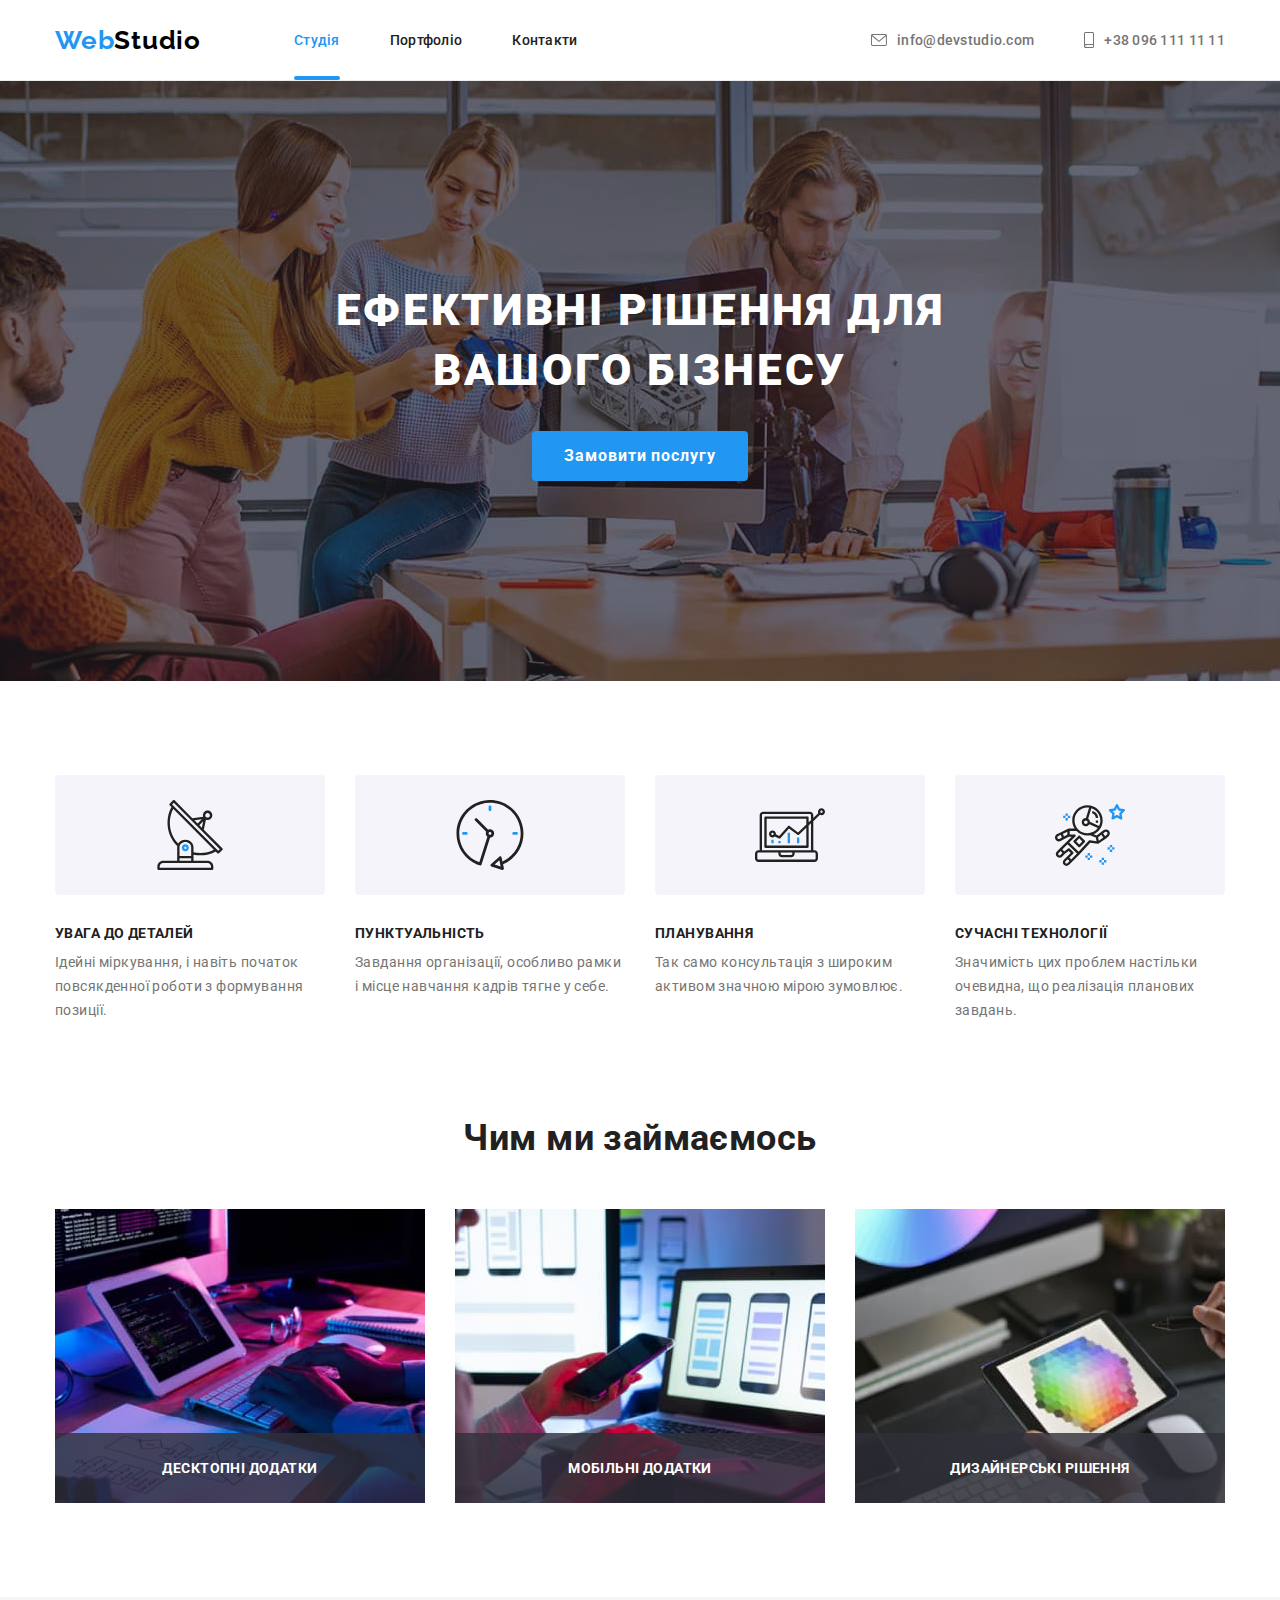
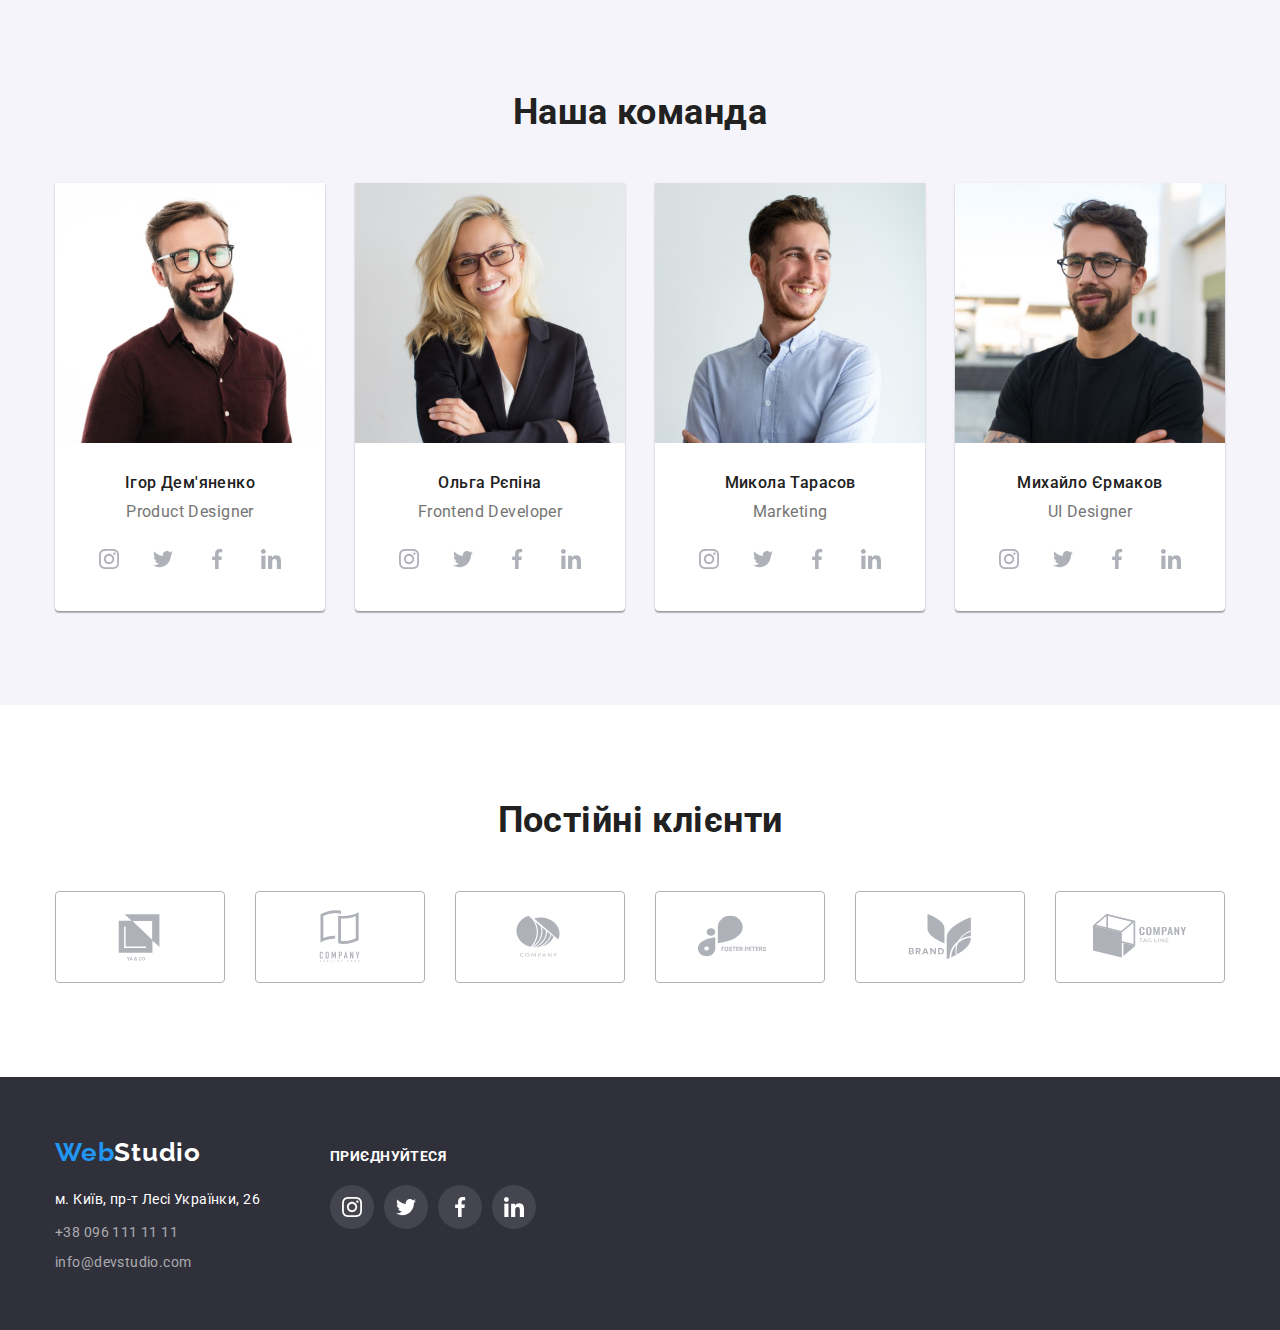
<file: index.html>
<!DOCTYPE html>
<html lang="uk">
  <head>
    <meta charset="UTF-8" />
    <meta http-equiv="X-UA-Compatible" content="IE=edge" />
    <meta name="viewport" content="width=device-width, initial-scale=1.0" />

    <link rel="preconnect" href="https://fonts.googleapis.com" />
    <link rel="preconnect" href="https://fonts.gstatic.com" crossorigin />
    <link
      href="https://fonts.googleapis.com/css2?family=Raleway:wght@700&family=Roboto:wght@400;500;700;900&display=swap"
      rel="stylesheet"
    />
    <link
      rel="stylesheet"
      href="https://cdnjs.cloudflare.com/ajax/libs/modern-normalize/1.1.0/modern-normalize.min.css"
    />
    <link rel="stylesheet" href="./css/style.css" />
    <title>WebStudio</title>
  </head>
  <body>
    <!--HEADER-->

    <header class="header">
      <div class="container logo-flex">
        <a href="./index.html" class="logo"><span>Web</span>Studio</a>
        <nav class="nav">
          <ul class="menu li-style">
            <li class="nav-menu">
              <a class="menu-link line focus-color" href="./index.html">Студія</a>
            </li>
            <li class="nav-menu">
              <a class="menu-link title accent" href="./portfolio.html">Портфоліо</a>
            </li>
            <li class="nav-menu">
              <a class="menu-link title accent" href="">Контакти</a>
            </li>
          </ul>
        </nav>

        <ul class="menu-contact li-style">
          <li class="contact-item icon-envelope">
            <a class="menu-link primary accent" href="mailto:info@devstudio.com">
              <svg class="mail-icon" width="16" height="12">
                <use href="./images/icons.svg#icon-envelope"></use>
              </svg>
              info@devstudio.com</a
            >
          </li>
          <li class="contact-item icon-phone">
            <a class="menu-link primary accent" href="tel:+380961111111">
              <svg class="mail-icon" width="10" height="16">
                <use href="./images/icons.svg#icon-smartphone"></use>
              </svg>
              +38 096 111 11 11</a
            >
          </li>
        </ul>
      </div>
    </header>

    <!--MAIN-->

    <main class="main">
      <section class="hero">
        <div class="container">
          <h1 class="hero-title text-focus-in">Ефективні рішення для вашого бізнесу</h1>
          <button class="btn border-btn heartbeat" type="button" data-modal-open>
            Замовити послугу
          </button>
        </div>
      </section>

      <section class="section">
        <div class="container">
          <h2 class="visually-hidden">Вигоди співпраці</h2>
          <ul class="advantages-box li-style">
            <li class="advantage-list">
              <div class="icon-container">
                <svg class="icon" width="70" height="70">
                  <use href="./images/icons.svg#icon-antenna"></use>
                </svg>
              </div>
              <h3 class="advantages-title">Увага до деталей</h3>
              <p class="advantage-item">
                Ідейні міркування, і навіть початок повсякденної роботи з формування позиції.
              </p>
            </li>
            <li class="advantage-list">
              <div class="icon-container">
                <svg class="icon" width="70" height="70">
                  <use href="./images/icons.svg#icon-clock"></use>
                </svg>
              </div>
              <h3 class="advantages-title">Пунктуальність</h3>
              <p class="advantage-item">
                Завдання організації, особливо рамки і місце навчання кадрів тягне у себе.
              </p>
            </li>
            <li class="advantage-list">
              <div class="icon-container">
                <svg class="icon" width="70" height="70">
                  <use href="./images/icons.svg#icon-diagram"></use>
                </svg>
              </div>
              <h3 class="advantages-title">Планування</h3>
              <p class="advantage-item">
                Так само консультація з широким активом значною мірою зумовлює.
              </p>
            </li>
            <li class="advantage-list">
              <div class="icon-container">
                <svg class="icon" width="70" height="70">
                  <use href="./images/icons.svg#icon-astronaut"></use>
                </svg>
              </div>
              <h3 class="advantages-title">Сучасні технології</h3>
              <p class="advantage-item">
                Значимість цих проблем настільки очевидна, що реалізація планових завдань.
              </p>
            </li>
          </ul>
        </div>
      </section>

      <section class="section no-padding">
        <div class="container">
          <h2 class="activity-title">Чим ми займаємось</h2>
          <ul class="activity-box li-style">
            <li class="activity-img">
              <img src="./images/box_1.jpg" width="370" alt="процес набору на клавіатурі" />

              <p class="decoration-text">Десктопні додатки</p>
            </li>
            <li class="activity-img">
              <img src="./images/box_2.jpg" width="370" alt="жінка з телефоном в руках" />

              <p class="decoration-text">Мобільні додатки</p>
            </li>
            <li class="activity-img">
              <img src="./images/box_3.jpg" width="370" alt="мужчина з планшетом в руках" />

              <p class="decoration-text">Дизайнерські рішення</p>
            </li>
          </ul>
        </div>
      </section>

      <section class="team section">
        <div class="container">
          <h2 class="team-title">Наша команда</h2>
          <ul class="team-box li-style">
            <li class="team-user">
              <img src="./images/worker_1.jpg" width="270" alt="Ігор Дем'яненко" />

              <div class="team-player">
                <h3 class="team-name">Ігор Дем'яненко</h3>
                <p class="user">Product Designer</p>

                <ul class="li-style socials">
                  <li class="icon-list">
                    <a class="social-link" href="https://instagram.com">
                      <svg class="icon" width="20" height="20">
                        <use href="./images/icons.svg#icon-instagram"></use>
                      </svg>
                    </a>
                  </li>

                  <li class="icon-list">
                    <a class="social-link" href="https://twitter.com">
                      <svg class="icon" width="20" height="20">
                        <use href="./images/icons.svg#icon-twitter"></use>
                      </svg>
                    </a>
                  </li>

                  <li class="icon-list">
                    <a class="social-link" href="https://www.facebook.com/">
                      <svg class="icon" width="20" height="20">
                        <use href="./images/icons.svg#icon-facebook"></use>
                      </svg>
                    </a>
                  </li>

                  <li class="icon-list">
                    <a class="social-link" href="https://www.linkedin.com/">
                      <svg class="icon" width="20" height="20">
                        <use href="./images/icons.svg#icon-linkedin"></use>
                      </svg>
                    </a>
                  </li>
                </ul>
              </div>
            </li>
            <li class="team-user">
              <img src="./images/worker_2.jpg" width="270" alt="Ольга Рєпіна" />

              <div class="team-player">
                <h3 class="team-name">Ольга Рєпіна</h3>
                <p class="user">Frontend Developer</p>

                <ul class="li-style socials">
                  <li class="icon-list">
                    <a class="social-link" href="https://instagram.com">
                      <svg class="icon" width="20" height="20">
                        <use href="./images/icons.svg#icon-instagram"></use>
                      </svg>
                    </a>
                  </li>

                  <li class="icon-list">
                    <a class="social-link" href="https://twitter.com">
                      <svg class="icon" width="20" height="20">
                        <use href="./images/icons.svg#icon-twitter"></use>
                      </svg>
                    </a>
                  </li>

                  <li class="icon-list">
                    <a class="social-link" href="https://www.facebook.com/">
                      <svg class="icon" width="20" height="20">
                        <use href="./images/icons.svg#icon-facebook"></use>
                      </svg>
                    </a>
                  </li>

                  <li class="icon-list">
                    <a class="social-link" href="https://www.linkedin.com/">
                      <svg class="icon" width="20" height="20">
                        <use href="./images/icons.svg#icon-linkedin"></use>
                      </svg>
                    </a>
                  </li>
                </ul>
              </div>
            </li>
            <li class="team-user">
              <img src="./images/worker_3.jpg" width="270" alt="Микола Тарасов" />

              <div class="team-player">
                <h3 class="team-name">Микола Тарасов</h3>
                <p class="user">Marketing</p>

                <ul class="li-style socials">
                  <li class="icon-list">
                    <a class="social-link" href="https://instagram.com">
                      <svg class="icon" width="20" height="20">
                        <use href="./images/icons.svg#icon-instagram"></use>
                      </svg>
                    </a>
                  </li>

                  <li class="icon-list">
                    <a class="social-link" href="https://twitter.com">
                      <svg class="icon" width="20" height="20">
                        <use href="./images/icons.svg#icon-twitter"></use>
                      </svg>
                    </a>
                  </li>

                  <li class="icon-list">
                    <a class="social-link" href="https://www.facebook.com/">
                      <svg class="icon" width="20" height="20">
                        <use href="./images/icons.svg#icon-facebook"></use>
                      </svg>
                    </a>
                  </li>

                  <li class="icon-list">
                    <a class="social-link" href="https://www.linkedin.com/">
                      <svg class="icon" width="20" height="20">
                        <use href="./images/icons.svg#icon-linkedin"></use>
                      </svg>
                    </a>
                  </li>
                </ul>
              </div>
            </li>
            <li class="team-user">
              <img src="./images/worker_4.jpg" width="270" alt="Михайло Єрмаков" />

              <div class="team-player">
                <h3 class="team-name">Михайло Єрмаков</h3>
                <p class="user">UI Designer</p>

                <ul class="li-style socials">
                  <li class="icon-list">
                    <a class="social-link" href="https://instagram.com">
                      <svg class="icon" width="20" height="20">
                        <use href="./images/icons.svg#icon-instagram"></use>
                      </svg>
                    </a>
                  </li>

                  <li class="icon-list">
                    <a class="social-link" href="https://twitter.com">
                      <svg class="icon" width="20" height="20">
                        <use href="./images/icons.svg#icon-twitter"></use>
                      </svg>
                    </a>
                  </li>

                  <li class="icon-list">
                    <a class="social-link" href="https://www.facebook.com/">
                      <svg class="icon" width="20" height="20">
                        <use href="./images/icons.svg#icon-facebook"></use>
                      </svg>
                    </a>
                  </li>

                  <li class="icon-list">
                    <a class="social-link" href="https://www.linkedin.com/">
                      <svg class="icon" width="20" height="20">
                        <use href="./images/icons.svg#icon-linkedin"></use>
                      </svg>
                    </a>
                  </li>
                </ul>
              </div>
            </li>
          </ul>
        </div>
      </section>

      <section class="section">
        <div class="container">
          <h2 class="clients-title">Постійні клієнти</h2>
          <ul class="clients-box li-style">
            <li class="clients-item">
              <a class="clients-link" href="https://yayaco.ca">
                <svg class="icon" width="106" height="60">
                  <use href="./images/icons.svg#icon-sponsor_1"></use>
                </svg>
              </a>
            </li>

            <li class="clients-item">
              <a class="clients-link" href="https://taglinegroup.com/">
                <svg class="icon" width="106" height="60">
                  <use href="./images/icons.svg#icon-sponsor_2"></use>
                </svg>
              </a>
            </li>

            <li class="clients-item">
              <a class="clients-link" href="https://www.companiesinc.com">
                <svg class="icon" width="106" height="60">
                  <use href="./images/icons.svg#icon-sponsor_3"></use>
                </svg>
              </a>
            </li>

            <li class="clients-item">
              <a class="clients-link" href="https://www.petersandfoster.com">
                <svg class="icon" width="106" height="60">
                  <use href="./images/icons.svg#icon-sponsor_4"></use>
                </svg>
              </a>
            </li>

            <li class="clients-item">
              <a class="clients-link" href="https://www.brandinc.com">
                <svg class="icon" width="106" height="60">
                  <use href="./images/icons.svg#icon-sponsor_5"></use>
                </svg>
              </a>
            </li>

            <li class="clients-item">
              <a class="clients-link" href="https://www.tagline.com.ph/">
                <svg class="icon" width="106" height="60">
                  <use href="./images/icons.svg#icon-sponsor_6"></use>
                </svg>
              </a>
            </li>
          </ul>
        </div>
      </section>
    </main>

    <!--FOOTER-->

    <footer class="footer">
      <div class="container cover">
        <div class="bottom-div">
          <a href="./index.html" class="logo footer-logo"><span>Web</span>Studio</a>
          <address class="address">
            <ul class="footer-menu-contact li-style">
              <li class="footer-item">
                <a
                  class="map-link accent"
                  href="https://goo.gl/maps/t5h1bYYrPLiD9W939"
                  target="_blank"
                >
                  м. Київ, пр-т Лесі Українки, 26</a
                >
              </li>
              <li class="footer-item">
                <a class="footer-link accent" href="tel:+380961111111">+38 096 111 11 11</a>
              </li>
              <li class="footer-item">
                <a class="footer-link accent" href="mailto:info@devstudio.com"
                  >info@devstudio.com</a
                >
              </li>
            </ul>
          </address>
        </div>
        <div class="subscribe">
          <p class="subscribe-title">Приєднуйтеся</p>
          <ul class="li-style socials">
            <li class="icon-list">
              <a class="social-link" href="https://instagram.com">
                <svg class="icons" width="20" height="20">
                  <use href="./images/icons.svg#icon-instagram"></use>
                </svg>
              </a>
            </li>

            <li class="icon-list">
              <a class="social-link" href="https://twitter.com">
                <svg class="icons" width="20" height="20">
                  <use href="./images/icons.svg#icon-twitter"></use>
                </svg>
              </a>
            </li>

            <li class="icon-list">
              <a class="social-link" href="https://www.facebook.com/">
                <svg class="icons" width="20" height="20">
                  <use href="./images/icons.svg#icon-facebook"></use>
                </svg>
              </a>
            </li>

            <li class="icon-list">
              <a class="social-link" href="https://www.linkedin.com/">
                <svg class="icons" width="20" height="20">
                  <use href="./images/icons.svg#icon-linkedin"></use>
                </svg>
              </a>
            </li>
          </ul>
        </div>
      </div>
    </footer>

    <!-- MODAL -->

    <div class="backdrop is-hidden" data-modal>
      <div class="modal">
        <button class="modal-btn" data-modal-close>
          <svg class="modal-icon" width="18" height="18">
            <use href="./images/icons.svg#icon-close"></use>
          </svg>
        </button>

        <p class="modal-name">Залиште свої дані, ми вам передзвонимо</p>
        <form class="group-cover">
          <div class="modal-group" role="group">
            <label for="name"
              >Ім'я
              <svg class="icon-modal" width="18" height="18">
                <use href="./images/icons.svg#icon-person-modal"></use>
              </svg>
              <input class="input-form" type="text" name="user_name" id="name" />
            </label>
            <label for="phone"
              >Телефон
              <svg class="icon-modal" width="18" height="18">
                <use href="./images/icons.svg#icon-ring-modal"></use>
              </svg>
              <input class="input-form" type="tel" name="user_phone" id="phone" />
            </label>
            <label for="email"
              >Пошта
              <svg class="icon-modal" width="18" height="18">
                <use href="./images/icons.svg#icon-envelope-modal"></use>
              </svg>
              <input class="input-form" type="email" name="user_email" id="email" />
            </label>

            <label for="comments"
              >Коментар
              <textarea
                name="comments"
                id="comments"
                rows="10"
                placeholder="Введіть текст"
              ></textarea>
            </label>
          </div>
          <div role="group">
            <label for="agreement"
              >Погоджуюся з розсилкою та приймаю <a href="">Умови договору </a>
              <input type="checkbox" name="agreement" value="agreement" />
            </label>
          </div>

          <button class="btn" type="submit">Відправити</button>
        </form>
      </div>
    </div>

    <script src="./modal.js" type="module"></script>
  </body>
</html>
</file>
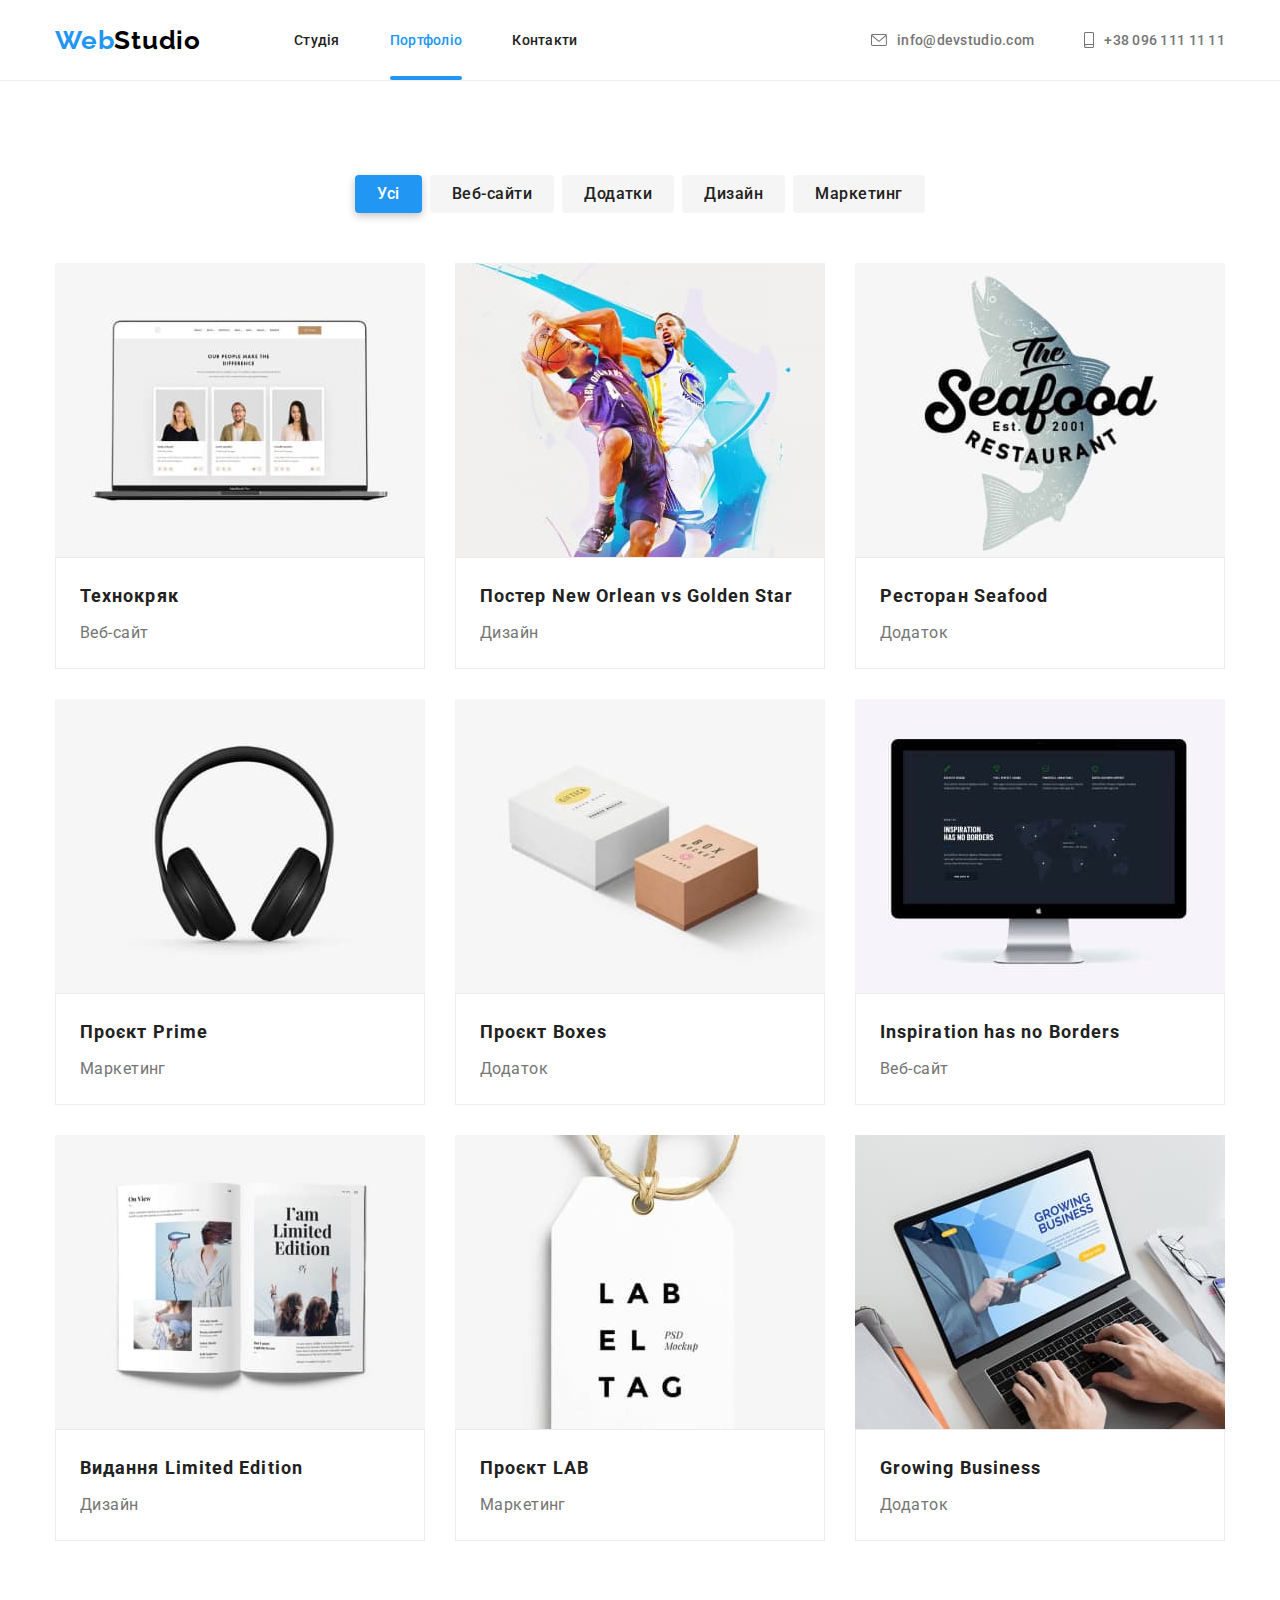
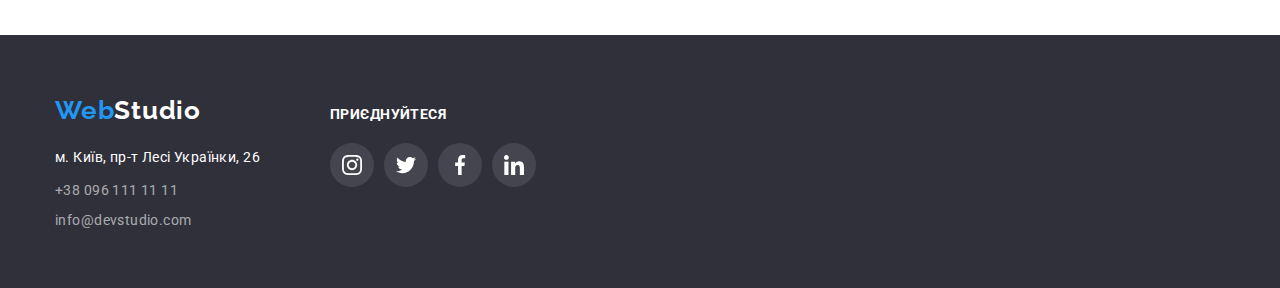
<file: portfolio.html>
<!DOCTYPE html>
<html lang="uk">
  <head>
    <meta charset="UTF-8" />
    <meta http-equiv="X-UA-Compatible" content="IE=edge" />
    <meta name="viewport" content="width=device-width, initial-scale=1.0" />

    <link rel="preconnect" href="https://fonts.googleapis.com" />
    <link rel="preconnect" href="https://fonts.gstatic.com" crossorigin />
    <link
      href="https://fonts.googleapis.com/css2?family=Raleway:wght@700&family=Roboto:wght@400;500;700;900&display=swap"
      rel="stylesheet"
    />
    <link
      rel="stylesheet"
      href="https://cdnjs.cloudflare.com/ajax/libs/modern-normalize/1.1.0/modern-normalize.min.css"
    />
    <link rel="stylesheet" href="./css/style.css" />
    <title>WebStudio-Portfolio</title>
  </head>
  <body>
    <!--HEADER-->

    <header class="header">
      <div class="container logo-flex">
        <a href="./index.html" class="logo"><span>Web</span>Studio</a>
        <nav class="nav">
          <ul class="menu li-style">
            <li class="nav-menu">
              <a class="menu-link title accent" href="./index.html">Студія</a>
            </li>
            <li class="nav-menu">
              <a class="menu-link line focus-color" href="./portfolio.html">Портфоліо</a>
            </li>
            <li class="nav-menu">
              <a class="menu-link title accent" href="">Контакти</a></li>
          </ul>
        </nav>

        <ul class="menu-contact li-style">
          <li class="contact-item icon-envelope">
            <a class="menu-link primary accent" href="mailto:info@devstudio.com">
              <svg class="mail-icon" width="16" height="12">
                <use href="./images/icons.svg#icon-envelope"></use>
              </svg>
              info@devstudio.com</a
            >
          </li>
          <li class="contact-item icon-phone">
            <a class="menu-link primary accent" href="tel:+380961111111">
              <svg class="mail-icon" width="10" height="16">
                <use href="./images/icons.svg#icon-smartphone"></use>
              </svg>
              +38 096 111 11 11</a
            >
          </li>
        </ul>
      </div>
    </header>

    <!-- MAIN -->
    <main>
      <section class="section-portfolio">
        <div class="container">
          <h1 class="visually-hidden">Portfolio</h1>

          <ul class="section-item li-style">
            <li class="section-list">
              <button class="btn-default section-btn border-btn" type="button">Усі</button>
            </li>
            <li class="section-list">
              <button class="section-btn border-btn" type="button">Веб-сайти</button>
            </li>
            <li class="section-list">
              <button class="section-btn border-btn" type="button">Додатки</button>
            </li>
            <li class="section-list">
              <button class="section-btn border-btn" type="button">Дизайн</button>
            </li>
            <li class="section-list">
              <button class="section-btn border-btn" type="button">Маркетинг</button>
            </li>
          </ul>

          <ul class="portfolio li-style">
            <li class="border-line">
              <a class="portfolio-link" href="">

                <div class="portfolio-cover">
                  <img class="img" src="./images/card_1.jpg" width="370" alt="лептоп з картками працівників" />
                

                <div class="overlay-portfolio">
                  <p class="overlay-text">Ресурс пропонує комплексні пропозиції з різним рівнем функціоналу та сервісів. Все це дозволить відвідувачу отримати вичерпні відомості про компанію чи приватну особу.</p>
                </div>
                </div>
                <div class="title-img">
                  <h2 class="portfolio-title">Технокряк</h2>
                  <p class="category">Веб-сайт</p>
                  
                </div>
              </a>
            </li>
            <li class="border-line">
              <a class="portfolio-link" href="">
                <img src="./images/card_2.jpg" width="370" alt="баскетболісти" />
                <div class="title-img">
                  <h2 class="portfolio-title">Постер New Orlean vs Golden Star</h2>
                  <p class="category">Дизайн</p>
                </div>
              </a>
            </li>
            <li class="border-line">
              <a class="portfolio-link" href="">
                <img src="./images/card_3.jpg" width="370" alt="логотип ресторану" />
                <div class="title-img">
                  <h2 class="portfolio-title">Ресторан Seafood</h2>
                  <p class="category">Додаток</p>
                </div>
              </a>
            </li>
            <li class="border-line">
              <a class="portfolio-link" href="">
                <img src="./images/card_4.jpg" width="370" alt="навушники" />
                <div class="title-img">
                  <h2 class="portfolio-title">Проєкт Prime</h2>
                  <p class="category">Маркетинг</p>
                </div>
              </a>
            </li>
            <li class="border-line">
              <a class="portfolio-link" href="">
                <img src="./images/card_5.jpg" width="370" alt="картонні коробки" />
                <div class="title-img">
                  <h2 class="portfolio-title">Проєкт Boxes</h2>
                  <p class="category">Додаток</p>
                </div>
              </a>
            </li>
            <li class="border-line">
              <a class="portfolio-link" href="">
                <img src="./images/card_6.jpg" width="370" alt="монітор" />
                <div class="title-img">
                  <h2 class="portfolio-title">Inspiration has no Borders</h2>
                  <p class="category">Веб-сайт</p>
                </div>
              </a>
            </li>
            <li class="border-line">
              <a class="portfolio-link" href="">
                <img src="./images/card_7.jpg" width="370" alt="журнал" />
                <div class="title-img">
                  <h2 class="portfolio-title">Видання Limited Edition</h2>
                  <p class="category">Дизайн</p>
                </div>
              </a>
            </li>
            <li class="border-line">
              <a class="portfolio-link" href="">
                <img src="./images/card_8.jpg" width="370" alt="етикетка" />
                <div class="title-img">
                  <h2 class="portfolio-title">Проєкт LAB</h2>
                  <p class="category">Маркетинг</p>
                </div>
              </a>
            </li>
            <li class="border-line">
              <a class="portfolio-link" href="">
                <img src="./images/card_9.jpg" width="370" alt="чоловік друкує на ноутбоці" />
                <div class="title-img">
                  <h2 class="portfolio-title">Growing Business</h2>
                  <p class="category">Додаток</p>
                </div>
              </a>
            </li>
          </ul>
        </div>
      </section>
    </main>

    <!--FOOTER-->

    <footer class="footer">
      <div class="container cover">
        <div class="bottom-div">
          <a href="./index.html" class="logo footer-logo"><span>Web</span>Studio</a>
          <address class="address">
            <ul class="footer-menu-contact li-style">
              <li class="footer-item">
                <a
                  class="map-link accent"
                  href="https://goo.gl/maps/t5h1bYYrPLiD9W939"
                  target="_blank"
                >
                  м. Київ, пр-т Лесі Українки, 26</a
                >
              </li>
              <li class="footer-item">
                <a class="footer-link accent" href="tel:+380961111111">+38 096 111 11 11</a>
              </li>
              <li class="footer-item">
                <a class="footer-link accent" href="mailto:info@devstudio.com"
                  >info@devstudio.com</a
                >
              </li>
            </ul>
          </address>
        </div>
        <div class="subscribe">
          <p class="subscribe-title">Приєднуйтеся</p>
          <ul class="li-style socials">
            <li class="icon-list">
              <a class="social-link" href="https://instagram.com">
                <svg class="icons" width="20" height="20">
                  <use href="./images/icons.svg#icon-instagram"></use>
                </svg>
              </a>
            </li>

            <li class="icon-list">
              <a class="social-link" href="https://twitter.com">
                <svg class="icons" width="20" height="20">
                  <use href="./images/icons.svg#icon-twitter"></use>
                </svg>
              </a>
            </li>

            <li class="icon-list">
              <a class="social-link" href="https://www.facebook.com/">
                <svg class="icons" width="20" height="20">
                  <use href="./images/icons.svg#icon-facebook"></use>
                </svg>
              </a>
            </li>

            <li class="icon-list">
              <a class="social-link" href="https://www.linkedin.com/">
                <svg class="icons" width="20" height="20">
                  <use href="./images/icons.svg#icon-linkedin"></use>
                </svg>
              </a>
            </li>
          </ul>
        </div>
      </div>
    </footer>
  </body>
</html>
</file>
<file: css/style.css>
/* basic color parameters */

:root{
    --primary-text-color: #757575;
    --title-text-color: #212121;
    --accent-color: #2196F3;
    --footer-bg-color: #2F303A;
    --main-color: #FFFFFF;
    --secondary-bg-color: #F5F4FA;
    --background: #F5F5F5;
    --trans-text-color: rgba(255, 255, 255, .6);
    --logo-color: #000000;
    --border-header:#ECECEC;


    
}

/* BASIC PARAMETERS */
h1,
h2,
h3,
h4,
h5,
h6, 
p{
    margin: 0;
}

h2, h3, h4{
    color: var(--title-text-color);
}
h2{
        font-weight: 700;
        font-size: 36px;
        line-height: 42px;
        text-align: center;     
}

h3{
    font-weight: 500;
    font-size: 16px;
    line-height: 19px;
}
img{
    display: block;
    max-width: 100%;
    height: auto;
}

button{
 
    cursor: pointer;
    border: none;
    border-radius: 4px;
}

body{

    color: var(--primary-text-color);

    font-family: 'Roboto', sans-serif;
    font-size: 14px;
    letter-spacing: 0.03em;
    

}


.li-style{
    list-style: none;
    padding: 0;
    margin: 0;

}


.focus-color {
    color: var(--accent-color);
}


.accent:hover,
.accent:focus
{
    color: var(--accent-color);
    
   
}
.container{

    width: 1200px;

    /* margin: 0 auto; */
    margin-right: auto;
    margin-left: auto;
    padding: 0px 15px;
   

}

.section {
    padding-top: 94px;
    padding-bottom: 94px;
}

/* HIDDEN CLASS */

.visually-hidden{
    position: absolute;
    width: 1px;
    height: 1px;
    margin: -1px;
    padding: 0;
    border: 0;

    white-space: nowrap;
    clip-path: inset(100%);
    clip: rect(0 0 0 0);
    overflow: hidden;
}


/* HEADER */

.header{
    border-bottom: 1px solid var(--border-header);
}
.logo-flex{
    display: flex;
    align-items: center;
   
}

.nav{
    margin-left: 93px;
    
}


.menu-contact{
    display: flex;
    margin-left: auto;
   
}

.menu{
    display: flex;
    
}

.nav-menu{
    display: block;
    position: relative;
  

}

.nav-menu:not(:last-child){
    margin-right: 50px;
}

.contact-item{
    display: flex;
    align-items: center;
    
}
.contact-item:not(:last-child) {
    margin-right: 50px;
}

.menu-link{
    font-weight: 500;
    font-size: 14px;
    line-height: 1.2;
    letter-spacing: 0.02em;
    text-decoration: none;
    
    display: flex;
    
    justify-content: center;
    align-items: center;
   /* margin-bottom: 10px; */

    transition: color 250ms cubic-bezier(0.4, 0, 0.2, 1);
 
}

.line::after{
    content: '';
    display: block;
    width: 100%;
    height: 4px;
    border-radius: 3px;
    background-color: var(--accent-color);
    position: absolute;
    bottom: -32px;
    left: 0;
    opacity: 1;
}



.mail-icon{
    margin-right: 10px;
    fill: currentColor;
}


.logo{
    color: var(--logo-color);
    text-decoration: none;
    font-family: 'Raleway', sans-serif;
    font-weight: 700;
    font-size: 26px;
    line-height: 1.2;
    letter-spacing: 0.03em;

    display: inline-block;
    margin-top: 25px;
    margin-bottom: 24px;

 
}

.logo>span{
    color: var(--accent-color);
}

.title{
    color: var(--title-text-color);
    
}

.primary{
    color: var(--primary-text-color);
}



.main{
    background-color: var(--main-color);
}

/* HERO SECTION*/


.hero{
    
    max-width: 1600px;
    height: 600px;
    margin-left: auto;
    margin-right: auto;
    background-color: var(--footer-bg-color);
    background-image: 
    linear-gradient(
        to right, 
        rgba(47, 48, 58, .4),
        rgba(47, 48, 58, .4)
        ), url(../images/hero-Img.jpg);
   
    background-position: center;
    background-size: cover;
    background-repeat: no-repeat;
    
    padding-top: 200px;
    padding-bottom: 200px;
    text-align: center;
}
.hero-title{
    color: var(--main-color);
    font-weight: 900;
    font-size: 44px;
    line-height: 1.36;
    letter-spacing: 0.06em;
    text-transform: uppercase;
    width: 696px;
    margin: 0 auto;
    margin-bottom: 30px;
}
.btn{

    background-color: var(--accent-color);
    color: var(--main-color);

    font-family: 'Roboto';
    font-weight: 700;
    font-size: 16px;
    line-height: 1.87;
    letter-spacing: 0.06em;
    padding: 10px 32px;

    transition: box-shadow 300ms cubic-bezier(0.4, 0, 0.2, 1), color 300ms cubic-bezier(0.4, 0, 0.2, 1);
}


.btn:hover,
.btn:focus{
    box-shadow: 0px 4px 4px hwb(0 100% 0% / 0.15);
    color: var(--title-text-color);
    
   
}


/* ADVANTAGE SECTION */
.ad-title{
    display: none;
}

.advantages-title{
    font-weight: 700;
    font-size: 14px;
    line-height: 1.15;
    text-transform: uppercase;

    margin-top: 0;
    margin-bottom: 10px;
}
.advantage-list{
    width: 270px;
}
.advantages-box{
    display: flex;
    gap: 30px;
}

.icon-container{
    width: 270px;
    height: 120px;
    display: flex;
    justify-content: center;
    align-items: center;
    background-color: var(--secondary-bg-color);
    margin-bottom: 30px;
    gap: 30px;
    border-radius: 4px;
}


.advantage-item{
    font-weight: 400;
    line-height: 1.7;

    margin: 0;


}

/* Activity */
.no-padding{
    padding-top: 0px;
}

.activity-title{
    margin-top: 0;
    margin-bottom: 50px;
}

.activity-box{
    display: flex;
    gap: 30px;
}
.activity-img{
    position: relative;
}


.decoration-text{
    position: absolute;
    width: 100%;
    height: 70px;
    bottom: 0;
   
    background-color: rgba(47, 48, 58, 0.8);
    color: var(--main-color);

    display: flex;
    align-items: center;
    justify-content: center;
    font-weight: 700;
    text-transform: uppercase;


}

/* Team */
.team{
    background-color: var(--secondary-bg-color);
    text-align: center;
}
.team-title{
    margin-top: 0;
    margin-bottom: 50px;
    /* padding-top: 94px; */
}
.team-box{
    display: flex;
    gap: 30px;

    
}
.team-user{
background-color: var(--main-color);
    border-radius: 0px 0px 4px 4px;
    box-shadow: 0px 1px 3px rgba(0, 0, 0, 0.12), 0px 1px 1px rgba(0, 0, 0, 0.14), 0px 2px 1px rgba(0, 0, 0, 0.2);

}
.team-name{
    margin: 0;
    margin-bottom: 10px;
}
.user{
    font-weight: 400;
        font-size: 16px;
        line-height: 1.2;
        margin: 0px 0px 16px 0px;
}
.team-player{
    padding-top: 30px;
    padding-bottom: 30px;
}

.socials{
    display: flex;
    justify-content: center;
    align-items: center;
    gap: 10px;
}
.social-link{
    display: flex;
    justify-content: center;
    align-items: center;
    border-radius: 50%;
   
    transition: background-color 250ms cubic-bezier(0.4, 0, 0.2, 1), color 250ms cubic-bezier(0.4, 0, 0.2, 1);
    width: 44px;
    height: 44px;
    color: #AFB1B8;
}

.icon{
    fill: currentColor; 
   
}

.social-link:hover,
.social-link:focus{
    background-color: var(--accent-color);
    color: var(--main-color);
    
}



/* Clients */

.clients-box{
        display: flex;
        justify-content: center;
        align-items: center;
            gap: 30px;
}
.clients-title{
    margin-top: 0;
    margin-bottom: 50px;
}
.clients-link{
    display: flex;
    justify-content: center;
    align-items: center;
    color: #AFB1B8;
    width: 170px;
    height: 92px;
    border: 1px solid currentColor;
    transition: color 250ms cubic-bezier(0.4, 0, 0.2, 1);
    border-radius: 4px;
}
.clients-link:hover{
    color: var(--accent-color);
    
}


/* Footer */
.footer{
    background-color: var(--footer-bg-color);
    display: flex;
    justify-content: flex-start;
    padding: 60px 0;

    
}
.address{
    display: flex;
    flex-direction: column;
    gap: 20px;
    font-style: normal;
}

.footer>.logo{
    color: var(--main-color);
    
}


.map-link{
    color: var(--main-color);
    text-decoration: none;
    transition: color 250ms cubic-bezier(0.4, 0, 0.2, 1);
}

.footer-item:not(:last-child){
    margin-bottom: 9px;
    line-height: 1.71;
}

.footer-logo {
    color: var(--main-color);
    display: inline-block;
    margin-top: 0px;
    margin-bottom: 20px;
}

.footer-menu-contact{
    display: inline-block;
}

.footer-link{
    color: var(--trans-text-color);
    text-decoration: none;
    transition: color 250ms cubic-bezier(0.4, 0, 0.2, 1);
}
.cover{
    
    display: flex;
    align-items: baseline;

}

.bottom-div{
    margin-right: 70px;
}


.subscribe-title{
    font-weight: 700;
        
        line-height: 1.2;
        
        text-transform: uppercase;
    
        color: #FFFFFF;
        
        margin-bottom: 20px;

}



.icons{
    fill: var(--main-color);
}
.social-link{
    background: rgba(255, 255, 255, 0.1);
}
/* Page 2 - Portfolio */

.section-portfolio{
    padding: 94px 0;
}

.section-item{
    display: flex;
    justify-content: center;
    margin-bottom: 50px;
    gap: 8px;
}
.section-btn{
    background-color: var(--background);
    color: var(--title-text-color);
    font-family: inherit;
    font-style: normal;
    font-weight: 500;
    font-size: 16px;
    line-height: 1.62;
    cursor: pointer;
    letter-spacing: 00.03em;

    padding-top: 6px;
    padding-right: 22px;
    padding-bottom: 6px;
    padding-left: 22px;
    /* transition: box-shadow 2500ms cubic-bezier(0.4, 0, 0.2, 1); */
}

.section-list .section-btn{
    transition: box-shadow 250ms cubic-bezier(0.4, 0, 0.2, 1), background-color 250ms cubic-bezier(0.4, 0, 0.2, 1), color 250ms cubic-bezier(0.4, 0, 0.2, 1);
}

.btn-default,
.section-btn:hover,
.section-btn:focus,
.section-btn:active{
    background-color: var(--accent-color);
    color: var(--main-color);
    box-shadow: rgba(0, 0, 0, 0.24) 0px 3px 8px;
   
}


.portfolio{
    display: flex;
    flex-wrap: wrap;
    gap: 30px;
    
}

.border-line{
    width: 370px;
  
}

.portfolio-link{
    display: block;
    text-decoration: none;
    color: currentColor;
    transition: box-shadow 250ms cubic-bezier(0.4, 0, 0.2, 1);
}


.portfolio-cover{
    position: relative;

    overflow: hidden; 
    
}

.overlay-portfolio{
    position: absolute;
    top: 0;
    left: 0;
    width: 100%;
    min-height: 100%;
    background-color: rgba(33, 150, 243, 0.8);
    backdrop-filter: blur(3px);
    display: flex;
        justify-content: center;
        align-items: center;
        opacity: 0;

        transform: translateY(100%);
        transition: transform 250ms cubic-bezier(0.4, 0, 0.2, 1), opacity 250ms cubic-bezier(0.4, 0, 0.2, 1);
}

.portfolio-link:hover .overlay-portfolio,
.portfolio-link:focus .overlay-portfolio{
    transform: translateY(0);
    opacity: 1;
}



 .overlay-text {
    font-family: 'Roboto', sans-serif;
    font-weight: 400;
    font-size: 18px;
    color: var(--main-color);

    position: absolute;

    line-height: 28px;

    padding: 20px 24px;
}




.portfolio-link:hover,
.portfolio-link:focus{
    box-shadow: rgba(0, 0, 0, 0.24) 0px 3px 8px;
}

.portfolio-title {
    font-weight: 700;
    font-size: 18px;
    line-height: 2.0;
    letter-spacing: 0.06em;
    text-align: left;
    margin-top: 0;
    margin-bottom: 4px;
}

.title-img{
padding: 20px 24px;
border: 1px solid var(--border-header);

}


.category{
    font-weight: 400;
    font-size: 16px;
    line-height: 1.87;
    margin-top: 0;
    margin-bottom: 0;
    
}



/* MODAL WINDOW */

.backdrop{
    position: fixed;

    top: 0;
    left: 0;

    width: 100%;
    height: 100%;
    background-color: rgba(0, 0, 0, 0.2);
    backdrop-filter: blur(2px);

    transition: opacity 250ms cubic-bezier(0.4, 0, 0.2, 1), visibility 250ms cubic-bezier(0.4, 0, 0.2, 1);
}

.backdrop.is-hidden{
    opacity: 0;
    visibility: hidden;
    pointer-events: none;
}
.backdrop.is-hidden .modal{
    opacity: 0;
    transform: translateX(-50%) translateY(-60%);
}

.modal{
    position: absolute;
    top: 50%;
    left: 50%;
    transform: translateX(-50%) translateY(-50%);

    width: 530px;
    min-height: 580px;
    background-color: var(--main-color);

    box-shadow: rgba(0, 0, 0, 0.07) 0px 1px 2px, rgba(0, 0, 0, 0.07) 0px 2px 4px, rgba(0, 0, 0, 0.07) 0px 4px 8px, rgba(0, 0, 0, 0.07) 0px 8px 16px, rgba(0, 0, 0, 0.07) 0px 16px 32px, rgba(0, 0, 0, 0.07) 0px 32px 64px;
    border-radius: 4px;
    padding: 0;
    
    transition: transform 250ms cubic-bezier(0.4, 0, 0.2, 1), opacity 250ms cubic-bezier(0.4, 0, 0.2, 1);
}

.modal-btn{
    position: absolute;
    top: 8px;
    right: 8px;
    width: 30px;
    height: 30px;
    border-radius: 50%;
    border: 1px solid rgba(0, 0, 0, 0.1);
    background-color: var(--main-color);
    display: inline-flex;
        justify-content: center;
        align-items: center;
}

.modal-icon{
    fill: #000000;
}

label {
    display: flex;
    flex-direction: column;
    
    margin-bottom: 8px;
    font-size: 12px;
    line-height: 1.2;
    letter-spacing: 0.01em;
    color: #757575;
    position: relative;
}

.group-cover{
    width: 450px;

    margin-right: 40px;
    margin-left: 40px;
}

.modal-name{
    color: var(--title-text-color);
    font-size: 20px;
    line-height: 1.2;
    font-weight: 700;
    text-align: center;
    margin: 40px 40px 12px 40px;
}
.input-form{
    height: 40px;
    padding-left: 40px;
}
input{
    border: 1px solid rgba(33, 33, 33, 0.2);
        border-radius: 4px;
}
textarea {
    resize: none;
    font-size: 12px;
        line-height: 1.2;
        letter-spacing: 0.01em;
        padding: 12px 16px;
        color: rgba(117, 117, 117, 0.5);
}
.icon-modal{
    position: absolute;
    top: 25px;
    left: 15px;
}
/* ANIMATION */

.heartbeat {
    animation: heartbeat 4s ease-in-out infinite both;
}

.text-focus-in {
    animation: text-focus-in 1.5s cubic-bezier(0.550, 0.085, 0.680, 0.530) both;
}

@keyframes heartbeat {
    from {
        transform: scale(1);
        transform-origin: center center;
        animation-timing-function: ease-out;
    }

    10% {
        transform: scale(0.91);
        animation-timing-function: ease-in;
    }

    17% {
        transform: scale(0.98);
        animation-timing-function: ease-out;
    }

    33% {
        transform: scale(0.87);
        animation-timing-function: ease-in;
    }

    45% {
        transform: scale(1);
        animation-timing-function: ease-out;
    }
}



@keyframes text-focus-in {
    0% {
        filter: blur(12px);
        opacity: 0;
    }

    100% {
        filter: blur(0px);
        opacity: 1;
    }
}
</file>
